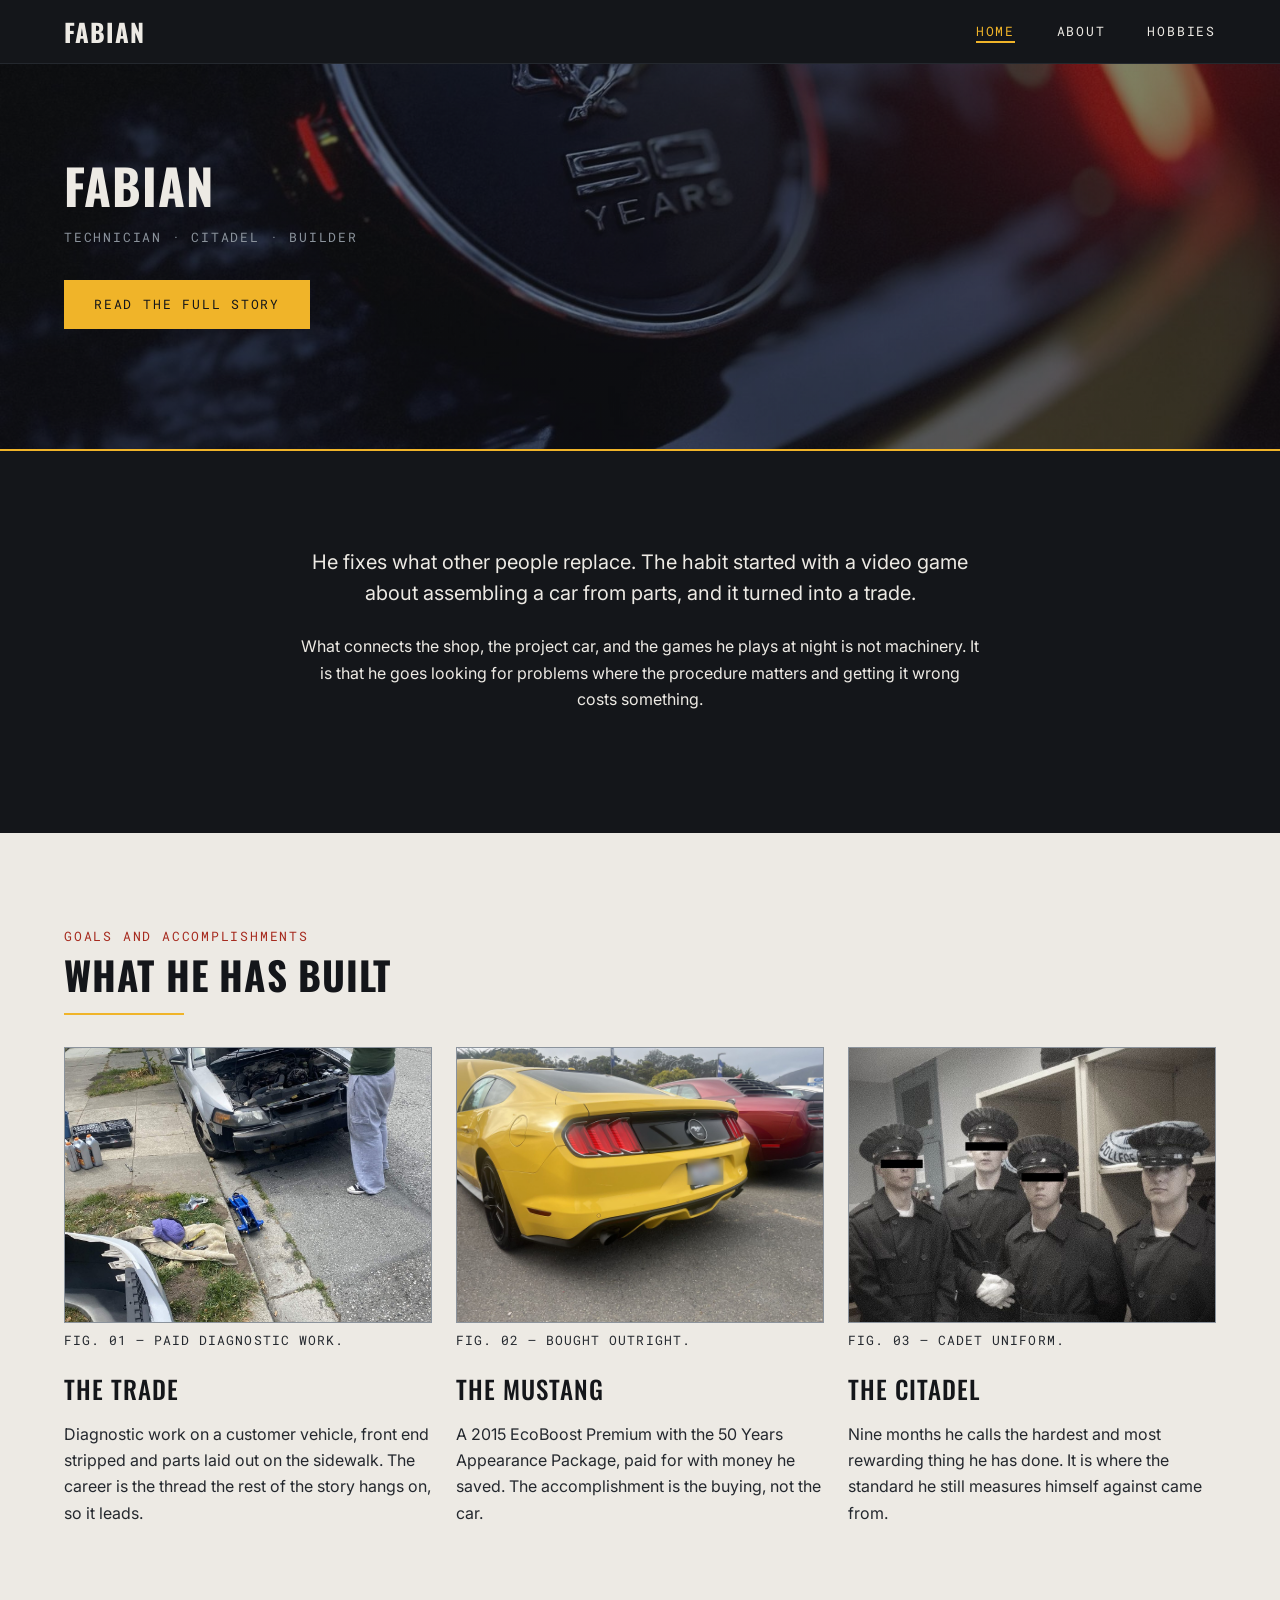
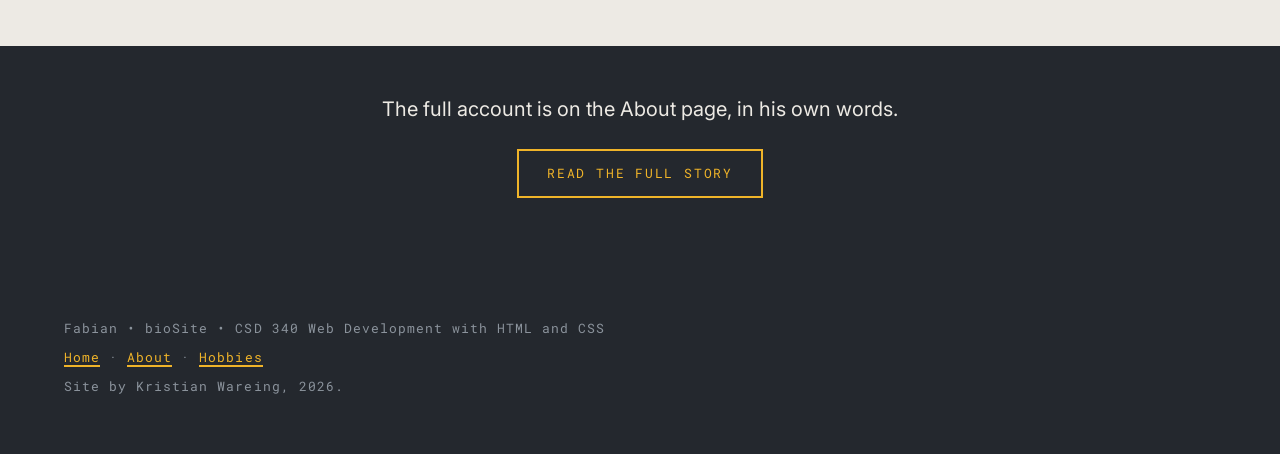
<file: index.html>
<!DOCTYPE html>
<!--
    Name:       Kristian Wareing
    Date:       September 20, 2026
    Assignment: 7.2 - bioSite: Development and GitHub Pages Deployment (landing page, wireframe W1)
-->
<html lang="en">

<head>
    <meta charset="utf-8">
    <meta name="viewport" content="width=device-width, initial-scale=1.0">
    <meta name="description" content="Fabian: automotive technician, former Citadel cadet, and builder.">
    <title>Fabian | bioSite</title>
    <link rel="preconnect" href="https://fonts.googleapis.com">
    <link rel="preconnect" href="https://fonts.gstatic.com" crossorigin>
    <link rel="stylesheet"
          href="https://fonts.googleapis.com/css2?family=Inter:wght@400;600&family=Oswald:wght@500;700&family=Roboto+Mono&display=swap">
    <link rel="stylesheet" href="site.css">
</head>

<body>

    <nav class="site-nav">
        <div class="nav-inner">
            <span class="wordmark">Fabian</span>
            <div class="nav-links">
                <a href="index.html" class="current">Home</a>
                <a href="about.html">About</a>
                <a href="hobbies.html">Hobbies</a>
            </div>
        </div>
    </nav>

    <main>

        <!-- HERO -->
        <section class="hero">
            <div class="container">
                <h1>Fabian</h1>
                <p class="tagline">Technician &middot; Citadel &middot; Builder</p>
                <p>
                    <a href="about.html" class="button">Read the full story</a>
                </p>
            </div>
        </section>

        <!-- INTRO BLOCK -->
        <section class="section">
            <div class="container">
                <div class="centered">
                    <p class="lead">
                        He fixes what other people replace. The habit started with a video game
                        about assembling a car from parts, and it turned into a trade.
                    </p>
                    <p>
                        What connects the shop, the project car, and the games he plays at night is
                        not machinery. It is that he goes looking for problems where the procedure
                        matters and getting it wrong costs something.
                    </p>
                </div>
            </div>
        </section>

        <!-- WHAT HE HAS BUILT -->
        <section class="section section-light">
            <div class="container">
                <span class="label accent-brick">Goals and Accomplishments</span>
                <h2>What He Has Built</h2>
                <hr class="rule">

                <div class="row">

                    <div class="col">
                        <figure class="figure figure-card">
                            <img src="img/img04-the-trade.jpg" alt="Fabian performing diagnostic work on a customer vehicle with the front end stripped.">
                            <figcaption class="caption">Fig. 01 &mdash; Paid diagnostic work.</figcaption>
                        </figure>
                        <h3>The Trade</h3>
                        <p>
                            Diagnostic work on a customer vehicle, front end stripped and parts laid
                            out on the sidewalk. The career is the thread the rest of the story
                            hangs on, so it leads.
                        </p>
                    </div>

                    <div class="col">
                        <figure class="figure figure-card">
                            <img src="img/img05-the-mustang.jpg" alt="A yellow 2015 Ford Mustang EcoBoost Premium seen from the rear.">
                            <figcaption class="caption">Fig. 02 &mdash; Bought outright.</figcaption>
                        </figure>
                        <h3>The Mustang</h3>
                        <p>
                            A 2015 EcoBoost Premium with the 50 Years Appearance Package, paid for
                            with money he saved. The accomplishment is the buying, not the car.
                        </p>
                    </div>

                    <div class="col">
                        <figure class="figure figure-card">
                            <img src="img/img06-the-citadel.jpg" alt="Four Citadel cadets in dress uniform; three faces are redacted.">
                            <figcaption class="caption">Fig. 03 &mdash; Cadet uniform.</figcaption>
                        </figure>
                        <h3>The Citadel</h3>
                        <p>
                            Nine months he calls the hardest and most rewarding thing he has done.
                            It is where the standard he still measures himself against came from.
                        </p>
                    </div>

                </div>
            </div>
        </section>

        <!-- CALL TO ACTION BAND -->
        <section class="band">
            <div class="container">
                <p class="lead">The full account is on the About page, in his own words.</p>
                <p>
                    <a href="about.html" class="button button-dark">Read the full story</a>
                </p>
            </div>
        </section>

    </main>

    <footer class="site-footer">
        <div class="container">
            <p>Fabian &bull; bioSite &bull; CSD 340 Web Development with HTML and CSS</p>
            <p>
                <a href="index.html">Home</a> &middot;
                <a href="about.html">About</a> &middot;
                <a href="hobbies.html">Hobbies</a>
            </p>
            <p>Site by Kristian Wareing, 2026.</p>
        </div>
    </footer>

</body>

</html>
</file>
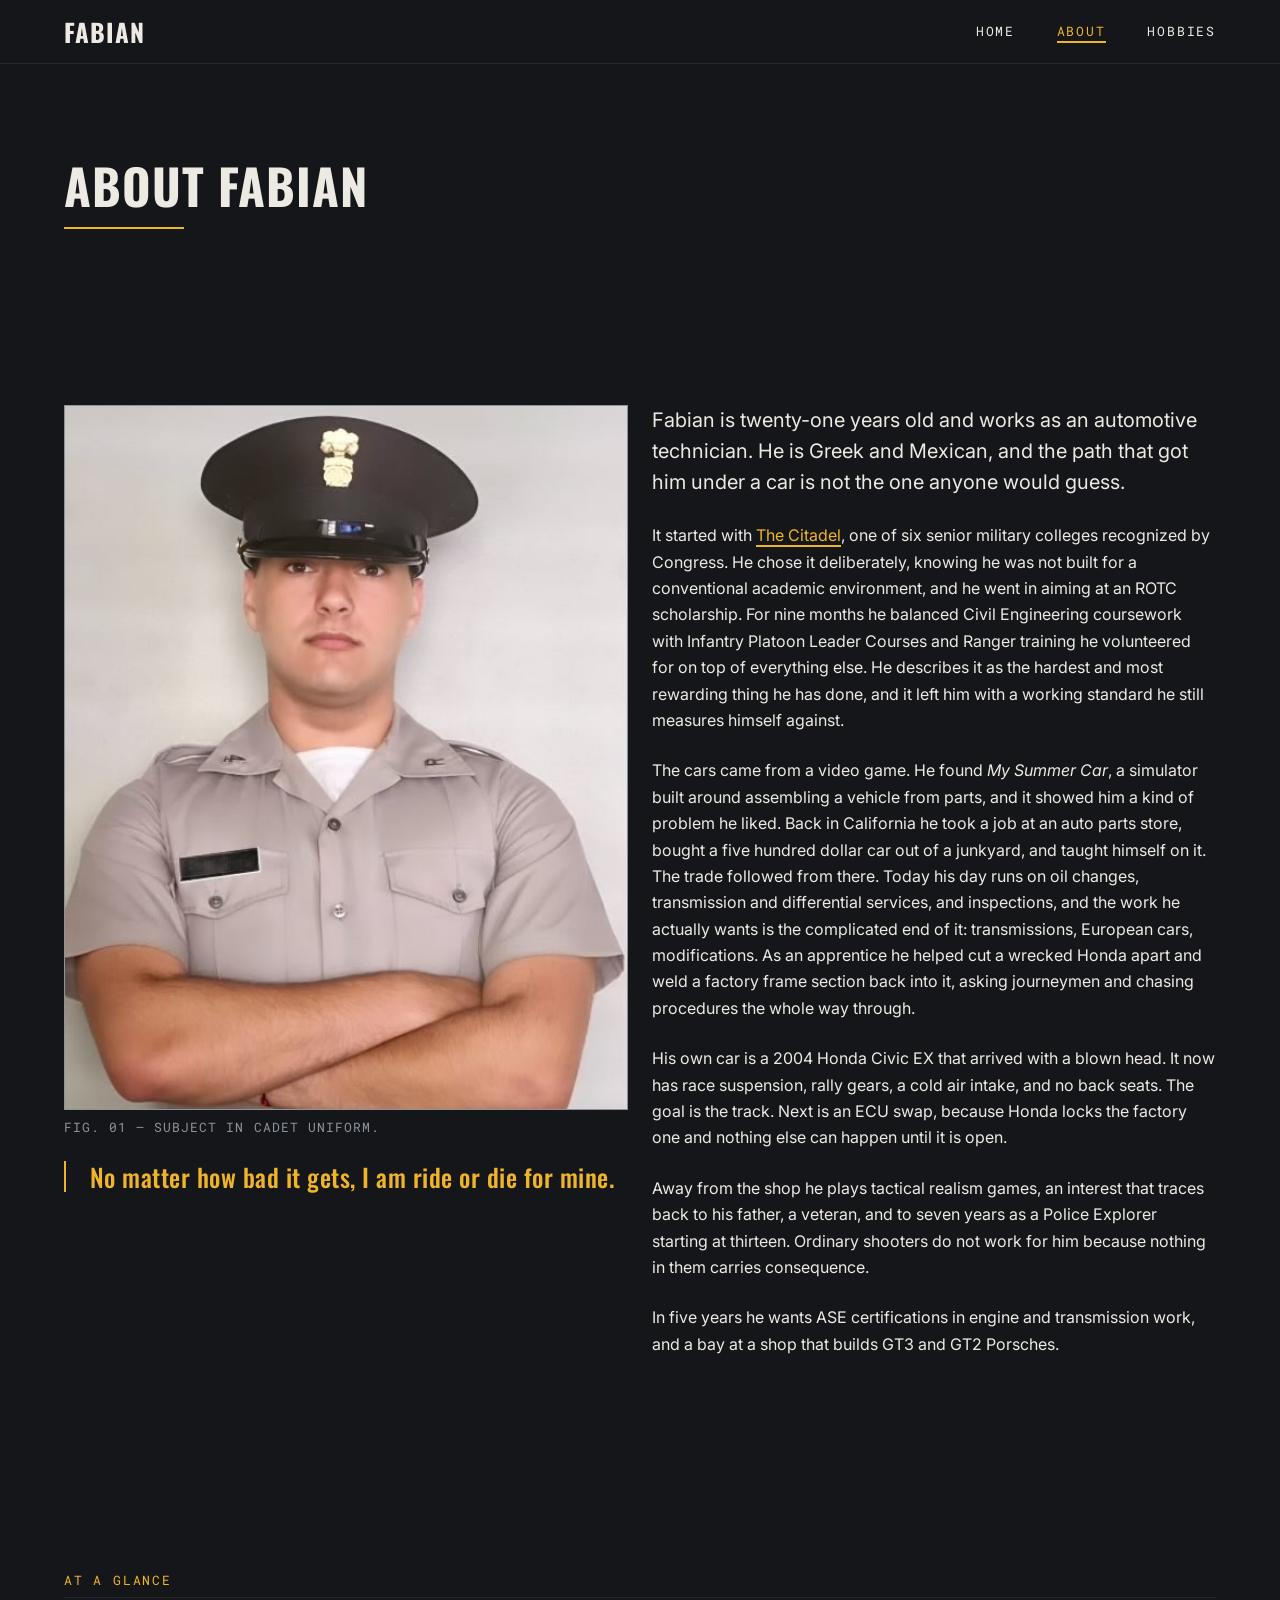
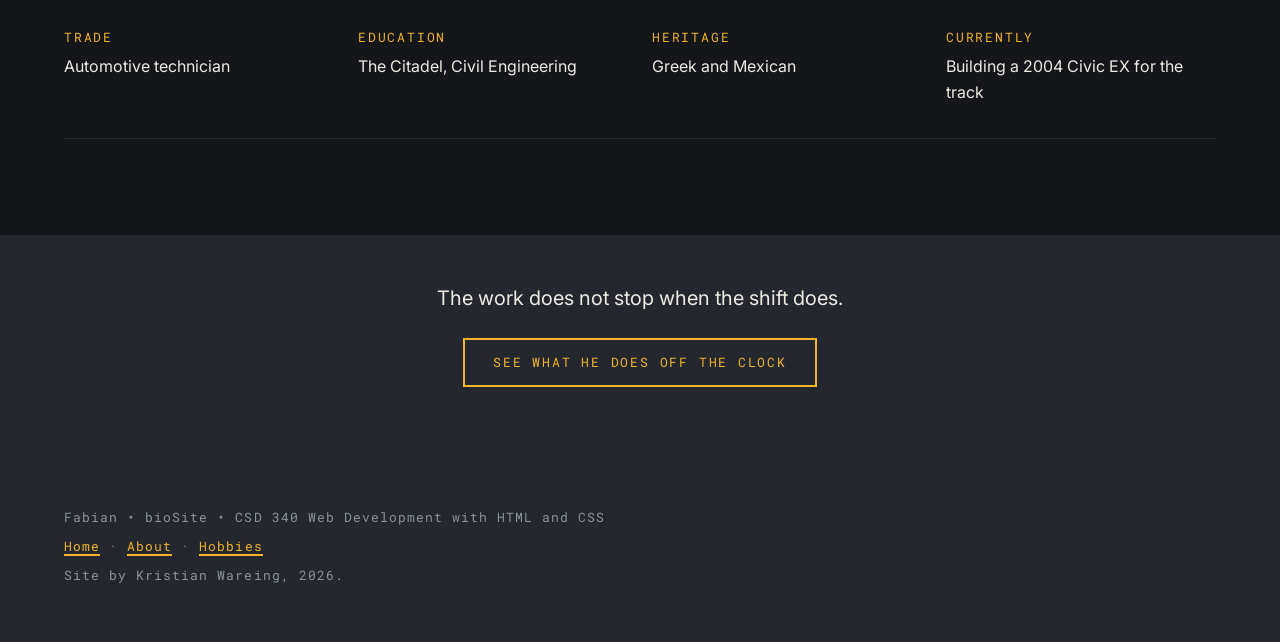
<file: about.html>
<!DOCTYPE html>
<!--
    Name:       Kristian Wareing
    Date:       September 20, 2026
    Assignment: 7.2 - bioSite: Development and GitHub Pages Deployment (about page, wireframe W2)
-->
<html lang="en">

<head>
    <meta charset="utf-8">
    <meta name="viewport" content="width=device-width, initial-scale=1.0">
    <meta name="description" content="Biography of Fabian, automotive technician and former Citadel cadet.">
    <title>About | Fabian | bioSite</title>
    <link rel="preconnect" href="https://fonts.googleapis.com">
    <link rel="preconnect" href="https://fonts.gstatic.com" crossorigin>
    <link rel="stylesheet"
          href="https://fonts.googleapis.com/css2?family=Inter:wght@400;600&family=Oswald:wght@500;700&family=Roboto+Mono&display=swap">
    <link rel="stylesheet" href="site.css">
</head>

<body>

    <nav class="site-nav">
        <div class="nav-inner">
            <span class="wordmark">Fabian</span>
            <div class="nav-links">
                <a href="index.html">Home</a>
                <a href="about.html" class="current">About</a>
                <a href="hobbies.html">Hobbies</a>
            </div>
        </div>
    </nav>

    <main>

        <!-- PAGE TITLE -->
        <header class="page-head">
            <div class="container">
                <h1>About Fabian</h1>
                <hr class="rule">
            </div>
        </header>

        <!-- PORTRAIT AND BIOGRAPHY -->
        <section class="section">
            <div class="container">
                <div class="row">

                    <div class="col">
                        <figure class="figure figure-portrait">
                            <img src="img/img07-portrait.jpg" alt="Portrait of Fabian in Citadel cadet uniform, arms folded.">
                            <figcaption class="caption">Fig. 01 &mdash; Subject in cadet uniform.</figcaption>
                        </figure>
                        <blockquote class="pullquote">
                            No matter how bad it gets, I am ride or die for mine.
                        </blockquote>
                    </div>

                    <div class="col">
                        <p class="lead">
                            Fabian is twenty-one years old and works as an automotive technician. He
                            is Greek and Mexican, and the path that got him under a car is not the
                            one anyone would guess.
                        </p>

                        <p>
                            It started with
                            <a href="https://www.citadel.edu/corps/" target="_blank"
                               rel="noopener noreferrer">The Citadel</a>, one of six senior military
                            colleges recognized by Congress. He chose it deliberately, knowing he
                            was not built for a conventional academic environment, and he went in
                            aiming at an ROTC scholarship. For nine months he balanced Civil
                            Engineering coursework with Infantry Platoon Leader Courses and Ranger
                            training he volunteered for on top of everything else. He describes it
                            as the hardest and most rewarding thing he has done, and it left him
                            with a working standard he still measures himself against.
                        </p>

                        <p>
                            The cars came from a video game. He found <em>My Summer Car</em>, a
                            simulator built around assembling a vehicle from parts, and it showed
                            him a kind of problem he liked. Back in California he took a job at an
                            auto parts store, bought a five hundred dollar car out of a junkyard,
                            and taught himself on it. The trade followed from there. Today his day
                            runs on oil changes, transmission and differential services, and
                            inspections, and the work he actually wants is the complicated end of
                            it: transmissions, European cars, modifications. As an apprentice he
                            helped cut a wrecked Honda apart and weld a factory frame section back
                            into it, asking journeymen and chasing procedures the whole way through.
                        </p>

                        <p>
                            His own car is a 2004 Honda Civic EX that arrived with a blown head. It
                            now has race suspension, rally gears, a cold air intake, and no back
                            seats. The goal is the track. Next is an ECU swap, because Honda locks
                            the factory one and nothing else can happen until it is open.
                        </p>

                        <p>
                            Away from the shop he plays tactical realism games, an interest that
                            traces back to his father, a veteran, and to seven years as a Police
                            Explorer starting at thirteen. Ordinary shooters do not work for him
                            because nothing in them carries consequence.
                        </p>

                        <p>
                            In five years he wants ASE certifications in engine and transmission
                            work, and a bay at a shop that builds GT3 and GT2 Porsches.
                        </p>
                    </div>

                </div>
            </div>
        </section>

        <!-- DATA STRIP -->
        <section class="section">
            <div class="container">
                <span class="label">At a Glance</span>

                <div class="data-strip">

                    <div class="data-cell">
                        <span class="label">Trade</span>
                        <p>Automotive technician</p>
                    </div>

                    <div class="data-cell">
                        <span class="label">Education</span>
                        <p>The Citadel, Civil Engineering</p>
                    </div>

                    <div class="data-cell">
                        <span class="label">Heritage</span>
                        <p>Greek and Mexican</p>
                    </div>

                    <div class="data-cell">
                        <span class="label">Currently</span>
                        <p>Building a 2004 Civic EX for the track</p>
                    </div>

                </div>
            </div>
        </section>

        <!-- NEXT PAGE LINK -->
        <section class="band">
            <div class="container">
                <p class="lead">The work does not stop when the shift does.</p>
                <p>
                    <a href="hobbies.html" class="button button-dark">See what he does off the clock</a>
                </p>
            </div>
        </section>

    </main>

    <footer class="site-footer">
        <div class="container">
            <p>Fabian &bull; bioSite &bull; CSD 340 Web Development with HTML and CSS</p>
            <p>
                <a href="index.html">Home</a> &middot;
                <a href="about.html">About</a> &middot;
                <a href="hobbies.html">Hobbies</a>
            </p>
            <p>Site by Kristian Wareing, 2026.</p>
        </div>
    </footer>

</body>

</html>
</file>
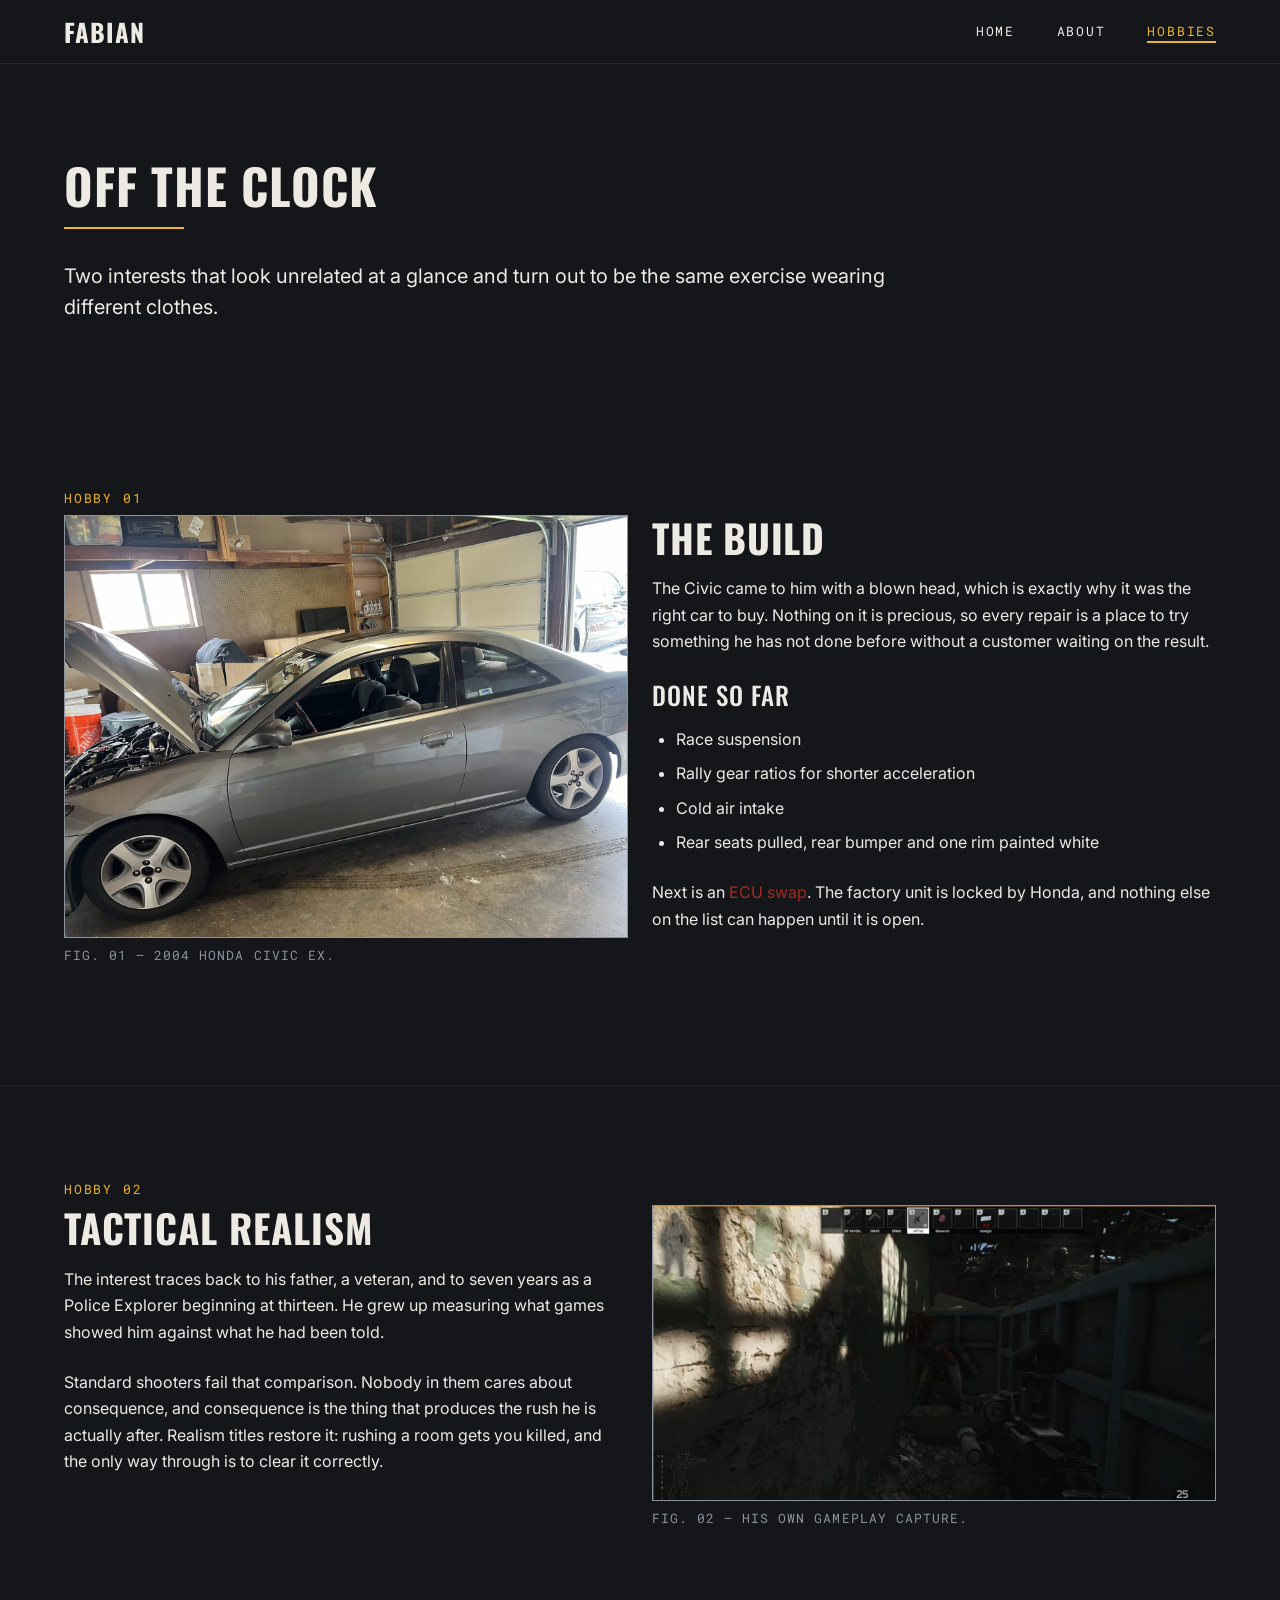
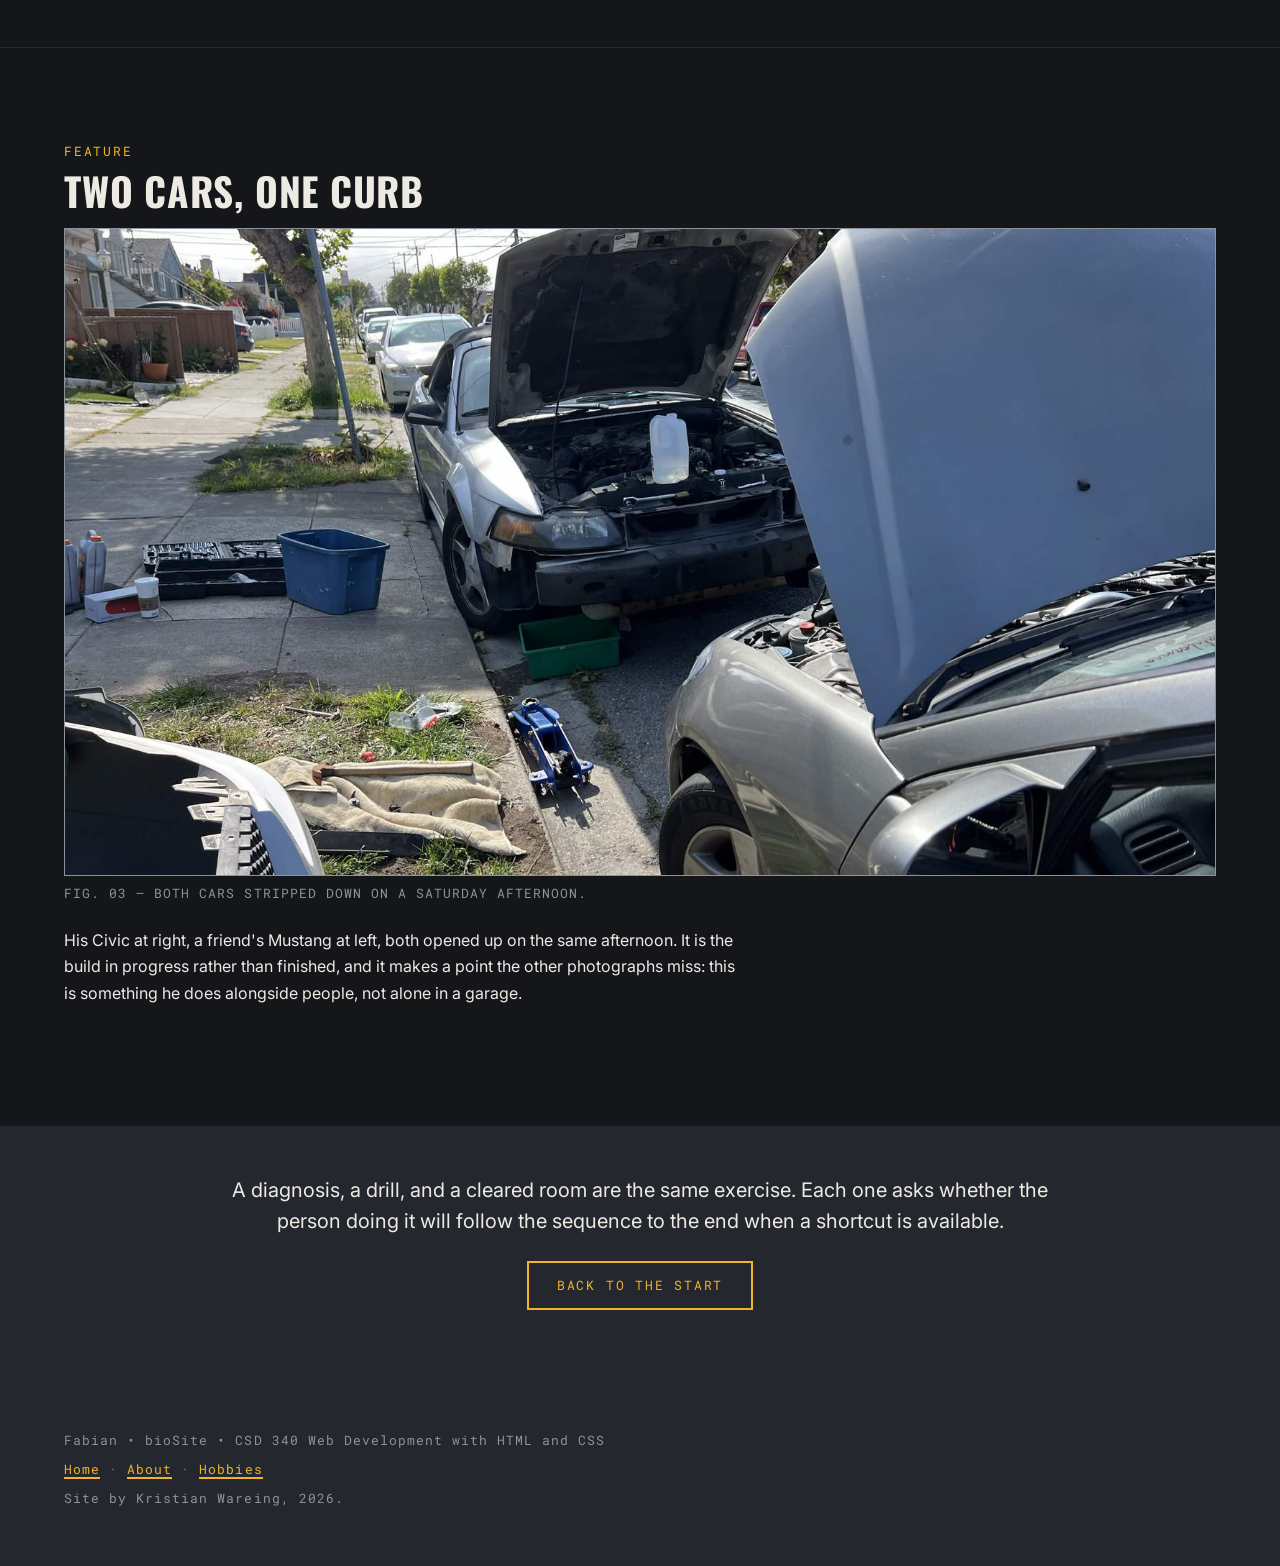
<file: hobbies.html>
<!DOCTYPE html>
<!--
    Name:       Kristian Wareing
    Date:       September 20, 2026
    Assignment: 7.2 - bioSite: Development and GitHub Pages Deployment (hobbies page, wireframe W3)
-->
<html lang="en">

<head>
    <meta charset="utf-8">
    <meta name="viewport" content="width=device-width, initial-scale=1.0">
    <meta name="description" content="The project car and tactical realism gaming: what Fabian does off the clock.">
    <title>Hobbies | Fabian | bioSite</title>
    <link rel="preconnect" href="https://fonts.googleapis.com">
    <link rel="preconnect" href="https://fonts.gstatic.com" crossorigin>
    <link rel="stylesheet"
          href="https://fonts.googleapis.com/css2?family=Inter:wght@400;600&family=Oswald:wght@500;700&family=Roboto+Mono&display=swap">
    <link rel="stylesheet" href="site.css">
</head>

<body>

    <nav class="site-nav">
        <div class="nav-inner">
            <span class="wordmark">Fabian</span>
            <div class="nav-links">
                <a href="index.html">Home</a>
                <a href="about.html">About</a>
                <a href="hobbies.html" class="current">Hobbies</a>
            </div>
        </div>
    </nav>

    <main>

        <!-- PAGE TITLE -->
        <header class="page-head">
            <div class="container">
                <h1>Off the Clock</h1>
                <hr class="rule">
                <p class="lead">
                    Two interests that look unrelated at a glance and turn out to be the same
                    exercise wearing different clothes.
                </p>
            </div>
        </header>

        <!-- HOBBY 01 - IMAGE LEFT -->
        <section class="hobby">
            <div class="container">
                <span class="label">Hobby 01</span>

                <div class="row">

                    <div class="col">
                        <figure class="figure">
                            <img src="img/img01-project-car.jpg" alt="The 2004 Honda Civic EX in the garage with the hood raised.">
                            <figcaption class="caption">Fig. 01 &mdash; 2004 Honda Civic EX.</figcaption>
                        </figure>
                    </div>

                    <div class="col">
                        <h2>The Build</h2>
                        <p>
                            The Civic came to him with a blown head, which is exactly why it was the
                            right car to buy. Nothing on it is precious, so every repair is a place
                            to try something he has not done before without a customer waiting on
                            the result.
                        </p>
                        <h3>Done So Far</h3>
                        <ul>
                            <li>Race suspension</li>
                            <li>Rally gear ratios for shorter acceleration</li>
                            <li>Cold air intake</li>
                            <li>Rear seats pulled, rear bumper and one rim painted white</li>
                        </ul>
                        <p>
                            Next is an <span class="accent-brick">ECU swap</span>. The factory unit
                            is locked by Honda, and nothing else on the list can happen until it is
                            open.
                        </p>
                    </div>

                </div>
            </div>
        </section>

        <!-- HOBBY 02 - IMAGE RIGHT -->
        <section class="hobby hobby-reverse">
            <div class="container">
                <span class="label">Hobby 02</span>

                <div class="row">

                    <div class="col">
                        <figure class="figure">
                            <img src="img/img03-tactical-realism.jpg" alt="Gameplay capture from a tactical realism shooter.">
                            <figcaption class="caption">Fig. 02 &mdash; His own gameplay capture.</figcaption>
                        </figure>
                    </div>

                    <div class="col">
                        <h2>Tactical Realism</h2>
                        <p>
                            The interest traces back to his father, a veteran, and to seven years as
                            a Police Explorer beginning at thirteen. He grew up measuring what games
                            showed him against what he had been told.
                        </p>
                        <p>
                            Standard shooters fail that comparison. Nobody in them cares about
                            consequence, and consequence is the thing that produces the rush he is
                            actually after. Realism titles restore it: rushing a room gets you
                            killed, and the only way through is to clear it correctly.
                        </p>
                    </div>

                </div>
            </div>
        </section>

        <!-- HOBBY 03 - FULL WIDTH FEATURE -->
        <section class="hobby">
            <div class="container">
                <span class="label">Feature</span>
                <h2>Two Cars, One Curb</h2>

                <figure class="figure figure-wide">
                    <img src="img/img02-two-cars.jpg" alt="Two cars parked at the curb with their hoods open and parts laid out.">
                    <figcaption class="caption">
                        Fig. 03 &mdash; Both cars stripped down on a Saturday afternoon.
                    </figcaption>
                </figure>

                <p>
                    His Civic at right, a friend's Mustang at left, both opened up on the same
                    afternoon. It is the build in progress rather than finished, and it makes a
                    point the other photographs miss: this is something he does alongside people,
                    not alone in a garage.
                </p>
            </div>
        </section>

        <!-- CLOSING BAND -->
        <section class="band">
            <div class="container">
                <p class="lead">
                    A diagnosis, a drill, and a cleared room are the same exercise. Each one asks
                    whether the person doing it will follow the sequence to the end when a shortcut
                    is available.
                </p>
                <p>
                    <a href="index.html" class="button button-dark">Back to the start</a>
                </p>
            </div>
        </section>

    </main>

    <footer class="site-footer">
        <div class="container">
            <p>Fabian &bull; bioSite &bull; CSD 340 Web Development with HTML and CSS</p>
            <p>
                <a href="index.html">Home</a> &middot;
                <a href="about.html">About</a> &middot;
                <a href="hobbies.html">Hobbies</a>
            </p>
            <p>Site by Kristian Wareing, 2026.</p>
        </div>
    </footer>

</body>

</html>
</file>
<file: site.css>
/*
    Name:       Kristian Wareing
    Date:       September 20, 2026
    Assignment: 7.2 - bioSite: Development and GitHub Pages Deployment

    Organized by the Atomic Design methodology. Atoms are declared first as
    design tokens and base element rules, molecules are assembled from those
    atoms, and organisms are assembled from the molecules. Every value in the
    token block comes from the style guide and color palette submitted in
    Assignment 5.2.
*/

/* ============================================================
   ATOMS - DESIGN TOKENS
   ============================================================ */

:root {

    /* Six color palette pulled from the subject's own photographs. */
    --color-ink: #14161A;
    --color-gunmetal: #24282E;
    --color-steel: #8B939C;
    --color-pearl: #EDEAE4;
    --color-amber: #F0B429;
    --color-brick: #A62B1F;

    /* Typefaces. Oswald for display, Inter for body, Roboto Mono for data. */
    --font-display: 'Oswald', Impact, sans-serif;
    --font-body: 'Inter', Helvetica, Arial, sans-serif;
    --font-mono: 'Roboto Mono', Consolas, monospace;

    /* Type scale. Base 16px on a 1.25 modular scale. */
    --size-h1: 3.05rem;
    --size-h2: 2.44rem;
    --size-h3: 1.56rem;
    --size-lead: 1.25rem;
    --size-body: 1rem;
    --size-small: 0.8rem;

    /* Vertical rhythm. All spacing is a multiple of the 8px base unit. */
    --space-1: 8px;
    --space-2: 16px;
    --space-3: 24px;
    --space-4: 32px;
    --space-6: 48px;
    --space-12: 96px;

    /* Layout tokens. */
    --container: 1200px;
    --gutter: 24px;
    --nav-height: 64px;
    --measure: 68ch;

    /* Motion. Color and border only, never layout. */
    --transition: 120ms ease-out;
}

/* ============================================================
   ATOMS - BASE ELEMENTS
   ============================================================ */

* {
    box-sizing: border-box;
}

body {
    margin: 0;
    background-color: var(--color-ink);
    color: var(--color-pearl);
    font-family: var(--font-body);
    font-size: var(--size-body);
    font-weight: 400;
    line-height: 1.65;
}

h1,
h2,
h3 {
    font-family: var(--font-display);
    text-transform: uppercase;
    margin: 0 0 var(--space-2) 0;
}

h1 {
    font-size: var(--size-h1);
    font-weight: 700;
    line-height: 1.05;
    letter-spacing: 0.02em;
}

h2 {
    font-size: var(--size-h2);
    font-weight: 700;
    line-height: 1.15;
    letter-spacing: 0.02em;
}

h3 {
    font-size: var(--size-h3);
    font-weight: 500;
    line-height: 1.25;
    letter-spacing: 0.04em;
}

/* Paragraph spacing is 24px and the measure is capped for readability. */
p {
    max-width: var(--measure);
    margin: 0 0 var(--space-3) 0;
}

/* Link atom. Amber underline by default, amber fill on hover. */
a {
    color: var(--color-amber);
    text-decoration: none;
    border-bottom: 2px solid var(--color-amber);
    transition: color var(--transition), background-color var(--transition),
                border-color var(--transition);
}

a:hover {
    background-color: var(--color-amber);
    color: var(--color-ink);
}

a:visited {
    color: var(--color-steel);
}

a:focus {
    outline: 2px solid var(--color-amber);
    outline-offset: 2px;
}

ul {
    max-width: var(--measure);
    margin: 0 0 var(--space-3) 0;
    padding-left: var(--space-3);
}

li {
    margin-bottom: var(--space-1);
}

strong {
    font-weight: 600;
}

em {
    font-style: italic;
}

/* Square corners throughout, no exceptions. */
img {
    display: block;
    max-width: 100%;
    border-radius: 0;
}

/* ============================================================
   ATOMS - TYPOGRAPHIC UTILITIES
   ============================================================ */

/* Opening paragraph, one step up from body copy. */
.lead {
    font-size: var(--size-lead);
    line-height: 1.55;
}

/* Monospaced label. Sits above headings and inside the data strip. */
.label {
    display: block;
    font-family: var(--font-mono);
    font-size: var(--size-small);
    font-weight: 400;
    line-height: 1.2;
    letter-spacing: 0.14em;
    text-transform: uppercase;
    color: var(--color-amber);
    margin-bottom: var(--space-1);
}

/* Caption text. Mandatory on every image in the build. */
.caption {
    font-family: var(--font-mono);
    font-size: var(--size-small);
    line-height: 1.45;
    letter-spacing: 0.08em;
    text-transform: uppercase;
    color: var(--color-steel);
}

/* The single brick accent permitted per page. */
.accent-brick {
    color: var(--color-brick);
}

/* Amber rule sitting under a page title. */
.rule {
    border: 0;
    border-top: 2px solid var(--color-amber);
    width: 120px;
    margin: 0 0 var(--space-4) 0;
}

/* ============================================================
   MOLECULES - LAYOUT
   ============================================================ */

/* Centered container with 24px side gutters. */
.container {
    max-width: var(--container);
    margin: 0 auto;
    padding: 0 var(--gutter);
}

/* Standard section band. 96px top and bottom on desktop. */
.section {
    padding: var(--space-12) 0;
}

/* Section on the pearl background, used to break up the dark page. */
.section-light {
    background-color: var(--color-pearl);
    color: var(--color-gunmetal);
}

.section-light h2,
.section-light h3 {
    color: var(--color-ink);
}

.section-light a {
    color: var(--color-ink);
}

.section-light .caption {
    color: var(--color-gunmetal);
}

/* Flexbox grid. No framework. */
.row {
    display: flex;
    flex-wrap: wrap;
    gap: var(--gutter);
}

.col {
    flex: 1 1 300px;
    min-width: 0;
}

/* Narrow centered block used for the landing page intro. */
.centered {
    max-width: var(--measure);
    margin: 0 auto;
    text-align: center;
}

.centered p {
    margin-left: auto;
    margin-right: auto;
}

/* ============================================================
   MOLECULES - NAVIGATION
   ============================================================ */

.site-nav {
    position: sticky;
    top: 0;
    z-index: 10;
    height: var(--nav-height);
    background-color: var(--color-ink);
    border-bottom: 1px solid var(--color-gunmetal);
}

.nav-inner {
    display: flex;
    align-items: center;
    justify-content: space-between;
    height: var(--nav-height);
    max-width: var(--container);
    margin: 0 auto;
    padding: 0 var(--gutter);
}

.wordmark {
    font-family: var(--font-display);
    font-size: var(--size-h3);
    font-weight: 700;
    letter-spacing: 0.04em;
    text-transform: uppercase;
}

.nav-links {
    font-family: var(--font-mono);
    font-size: var(--size-small);
    letter-spacing: 0.14em;
    text-transform: uppercase;
}

.nav-links a {
    color: var(--color-pearl);
    border-bottom: 2px solid transparent;
    margin-left: var(--space-4);
    padding-bottom: 2px;
}

.nav-links a:hover {
    background-color: transparent;
    color: var(--color-amber);
    border-bottom-color: var(--color-amber);
}

/* Active page is marked with an amber label and a 2px underline. */
.nav-links .current {
    color: var(--color-amber);
    border-bottom-color: var(--color-amber);
}

/* ============================================================
   MOLECULES - COMPONENTS
   ============================================================ */

/* Button atom. 12px by 28px padding, square corners, amber fill on hover. */
.button {
    display: inline-block;
    font-family: var(--font-mono);
    font-size: var(--size-small);
    letter-spacing: 0.14em;
    text-transform: uppercase;
    background-color: var(--color-amber);
    color: var(--color-ink);
    border: 2px solid var(--color-amber);
    padding: 12px 28px;
}

.button:hover {
    background-color: transparent;
    color: var(--color-amber);
}

/* Outline variant for use on dark sections. */
.button-dark {
    background-color: transparent;
    color: var(--color-amber);
}

.button-dark:hover {
    background-color: var(--color-amber);
    color: var(--color-ink);
}

/* Figure with caption. Captions are mandatory on every image in the build. */
.figure {
    margin: 0 0 var(--space-3) 0;
}

.figure img {
    width: 100%;
    height: auto;
    border: 1px solid var(--color-steel);
}

/* Card images are cropped to a common 4:3 frame so the three column row
   lines up even though the source photographs differ in shape. */
.figure-card img {
    aspect-ratio: 4 / 3;
    object-fit: cover;
}

/* The portrait is cropped to 4:5 so the frame tightens and the busy
   background falls away. */
.figure-portrait img {
    aspect-ratio: 4 / 5;
    object-fit: cover;
    object-position: center 30%;
}

/* Wide feature image running the full width of its container. */
.figure-wide img {
    aspect-ratio: 16 / 9;
    object-fit: cover;
}

.figure figcaption {
    margin-top: var(--space-1);
}

/* Pull quote lifted from the subject's own words. */
.pullquote {
    font-family: var(--font-display);
    font-size: var(--size-h3);
    font-weight: 500;
    line-height: 1.25;
    letter-spacing: 0.02em;
    color: var(--color-amber);
    border-left: 2px solid var(--color-amber);
    margin: var(--space-3) 0 0 0;
    padding-left: var(--space-3);
}

/* Data strip referencing a vehicle spec plate. */
.data-strip {
    display: flex;
    flex-wrap: wrap;
    gap: var(--gutter);
    border-top: 1px solid var(--color-gunmetal);
    border-bottom: 1px solid var(--color-gunmetal);
    padding: var(--space-4) 0;
}

.data-cell {
    flex: 1 1 200px;
}

.data-cell p {
    margin-bottom: 0;
}

/* Band closing a page and pointing at the next one. */
.band {
    background-color: var(--color-gunmetal);
    padding: var(--space-6) 0;
    text-align: center;
}

.band p {
    margin-left: auto;
    margin-right: auto;
}

/* ============================================================
   ORGANISMS
   ============================================================ */

/* Landing page hero. The only place on the site where type sits over an
   image, held readable by an Ink overlay. */
.hero {
    background-image: linear-gradient(rgba(20, 22, 26, 0.55), rgba(20, 22, 26, 0.55)),
                      url("img/hero-badge.jpg");
    background-size: cover;
    background-position: center;
    border-bottom: 2px solid var(--color-amber);
    padding: var(--space-12) 0;
}

.hero .tagline {
    font-family: var(--font-mono);
    font-size: var(--size-small);
    letter-spacing: 0.14em;
    text-transform: uppercase;
    color: var(--color-steel);
    margin-bottom: var(--space-4);
}

/* Page header used on the two interior pages. */
.page-head {
    padding: var(--space-12) 0 var(--space-6) 0;
}

/* Alternating hobby block. Reversing the row keeps each hobby visually
   separate as the reader moves down the page. */
.hobby {
    padding: var(--space-12) 0;
    border-bottom: 1px solid var(--color-gunmetal);
}

.hobby-reverse .row {
    flex-direction: row-reverse;
}

/* Content card used in the three column accomplishments section. */
.card {
    background-color: var(--color-gunmetal);
    padding: var(--space-3);
    border-top: 2px solid var(--color-amber);
}

.card p {
    max-width: none;
}

/* Site footer. */
.site-footer {
    background-color: var(--color-gunmetal);
    padding: var(--space-6) 0;
    font-family: var(--font-mono);
    font-size: var(--size-small);
    letter-spacing: 0.08em;
    color: var(--color-steel);
}

.site-footer p {
    max-width: none;
    margin-bottom: var(--space-1);
}

/* ============================================================
   RESPONSIVE - MOBILE FIRST BREAKPOINTS
   ============================================================ */

@media screen and (max-width: 1024px) {
    :root {
        --size-h1: 2.44rem;
        --size-h2: 1.95rem;
    }
}

@media screen and (max-width: 768px) {

    /* Section padding drops to 48px on mobile. */
    .section,
    .hobby,
    .hero {
        padding: var(--space-6) 0;
    }

    /* Navigation collapses to a stacked list. */
    .site-nav {
        position: static;
        height: auto;
    }

    .nav-inner {
        flex-direction: column;
        align-items: flex-start;
        height: auto;
        padding-top: var(--space-2);
        padding-bottom: var(--space-2);
    }

    .nav-links a {
        margin-left: 0;
        margin-right: var(--space-3);
    }

    /* All alternating blocks stack image first. */
    .hobby-reverse .row {
        flex-direction: row;
    }
}

@media screen and (max-width: 480px) {
    :root {
        --size-h1: 1.95rem;
        --gutter: 16px;
    }

    .figure-portrait img {
        aspect-ratio: 3 / 4;
    }
}
</file>
